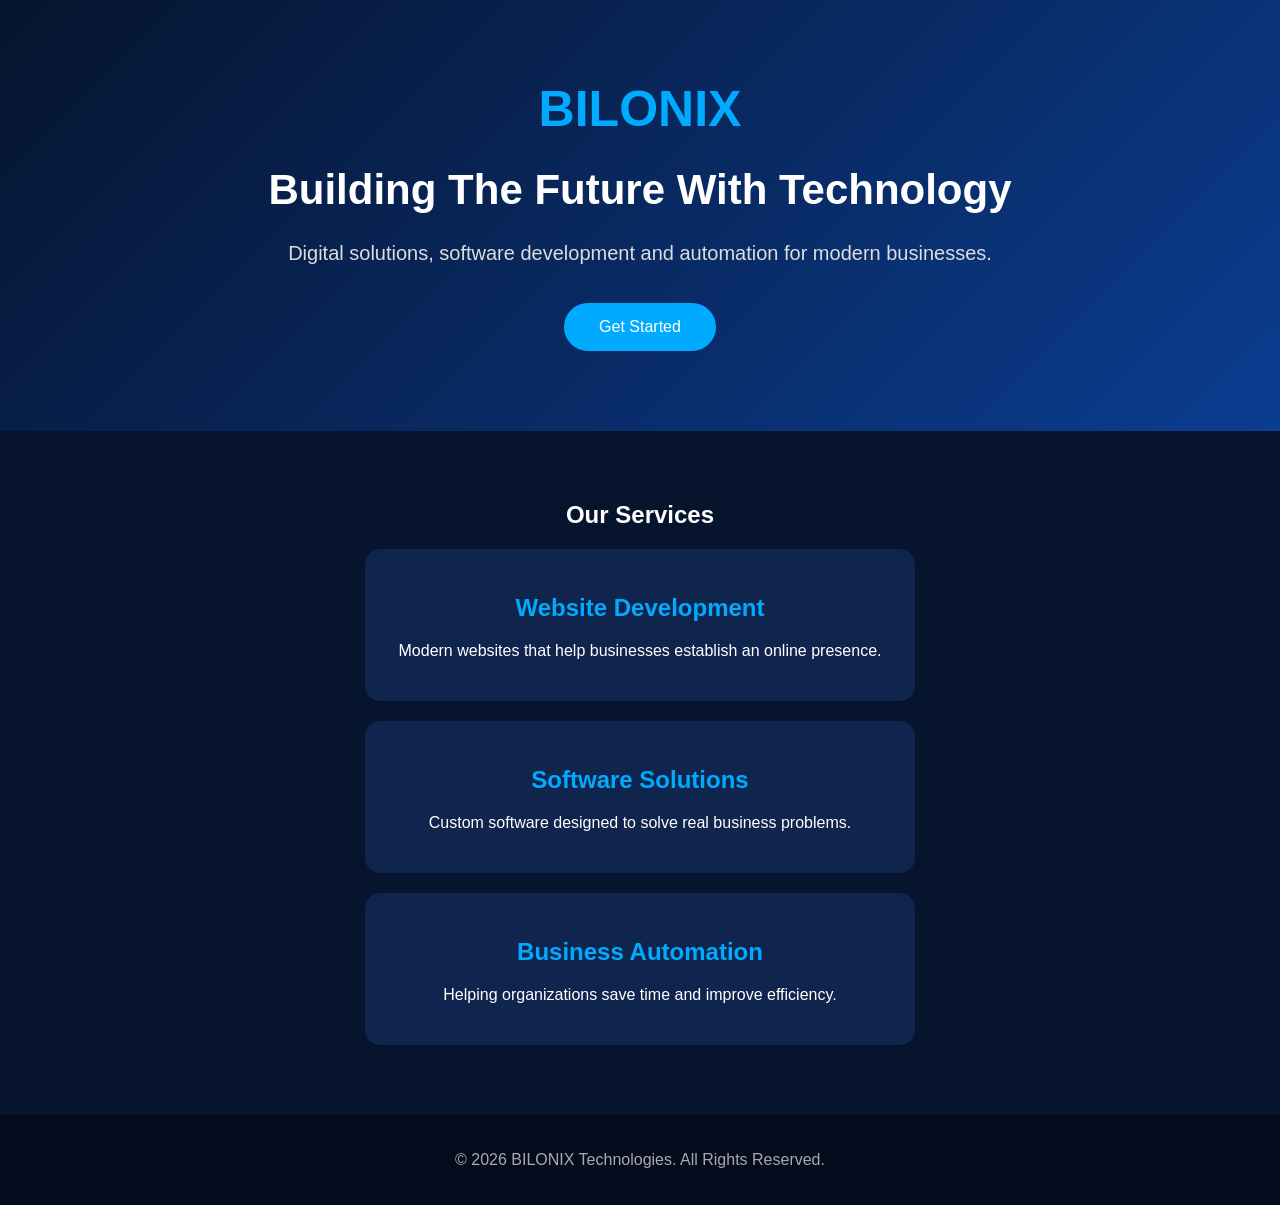
<file: Index.html>
<!DOCTYPE html>
<html>
<head>
<title>BILONIX Technologies</title>

<style>
body {
    margin: 0;
    font-family: Arial, sans-serif;
    background: #06142e;
    color: white;
}

header {
    padding: 80px 20px;
    text-align: center;
    background: linear-gradient(135deg, #06142e, #0b3d91);
}

.logo {
    font-size: 50px;
    font-weight: bold;
    color: #00aaff;
}

header h1 {
    font-size: 42px;
}

header p {
    font-size: 20px;
    color: #ddd;
}

button {
    background: #00aaff;
    color: white;
    border: none;
    padding: 15px 35px;
    border-radius: 30px;
    font-size: 16px;
}

section {
    padding: 50px 20px;
    text-align: center;
}

.card {
    background: #10254d;
    margin: 20px auto;
    padding: 25px;
    max-width: 500px;
    border-radius: 15px;
}

.card h2 {
    color: #00aaff;
}

footer {
    background: #030b1c;
    text-align: center;
    padding: 20px;
    color: #aaa;
}

</style>

</head>

<body>

<header>

<div class="logo">BILONIX</div>

<h1>Building The Future With Technology</h1>

<p>
Digital solutions, software development and automation for modern businesses.
</p>

<br>

<button>Get Started</button>

</header>


<section>

<h2>Our Services</h2>

<div class="card">
<h2>Website Development</h2>
<p>
Modern websites that help businesses establish an online presence.
</p>
</div>


<div class="card">
<h2>Software Solutions</h2>
<p>
Custom software designed to solve real business problems.
</p>
</div>


<div class="card">
<h2>Business Automation</h2>
<p>
Helping organizations save time and improve efficiency.
</p>
</div>


</section>


<footer>

<p>© 2026 BILONIX Technologies. All Rights Reserved.</p>

</footer>


</body>
  </html>
</file>
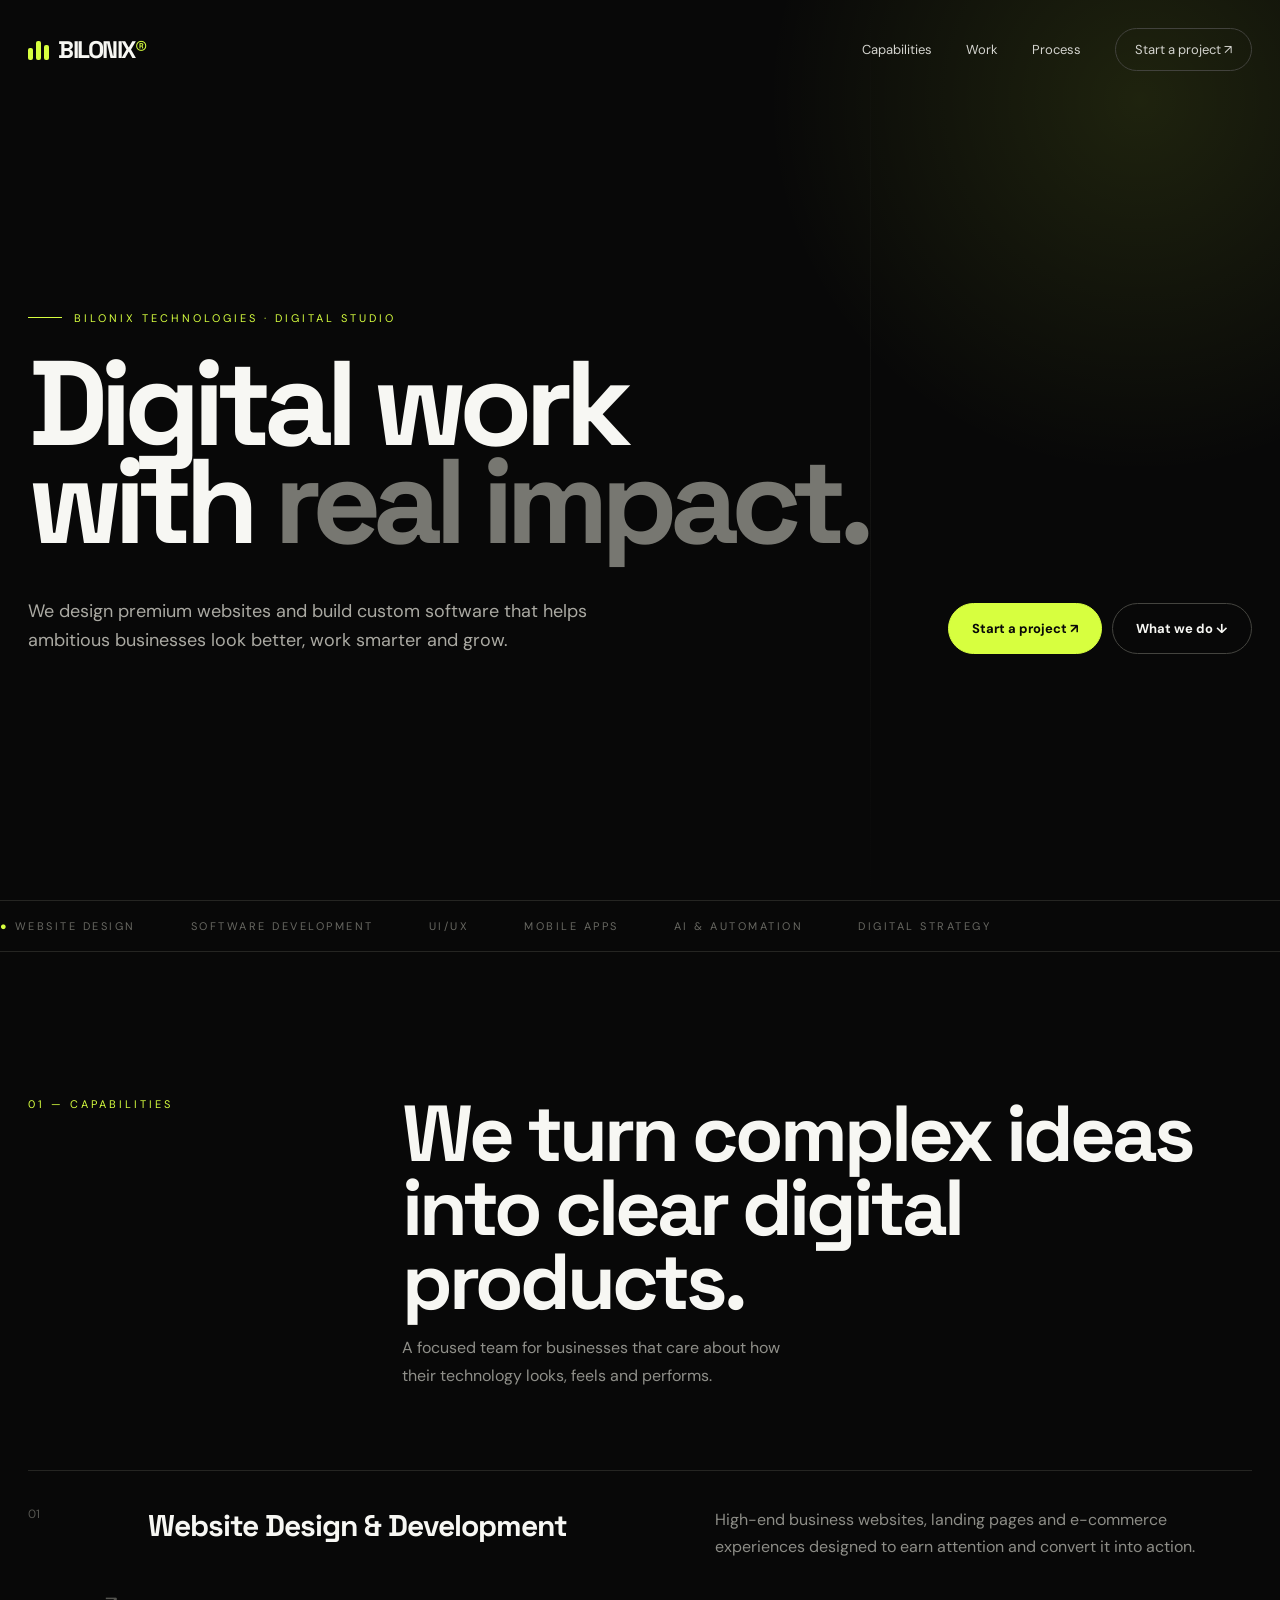
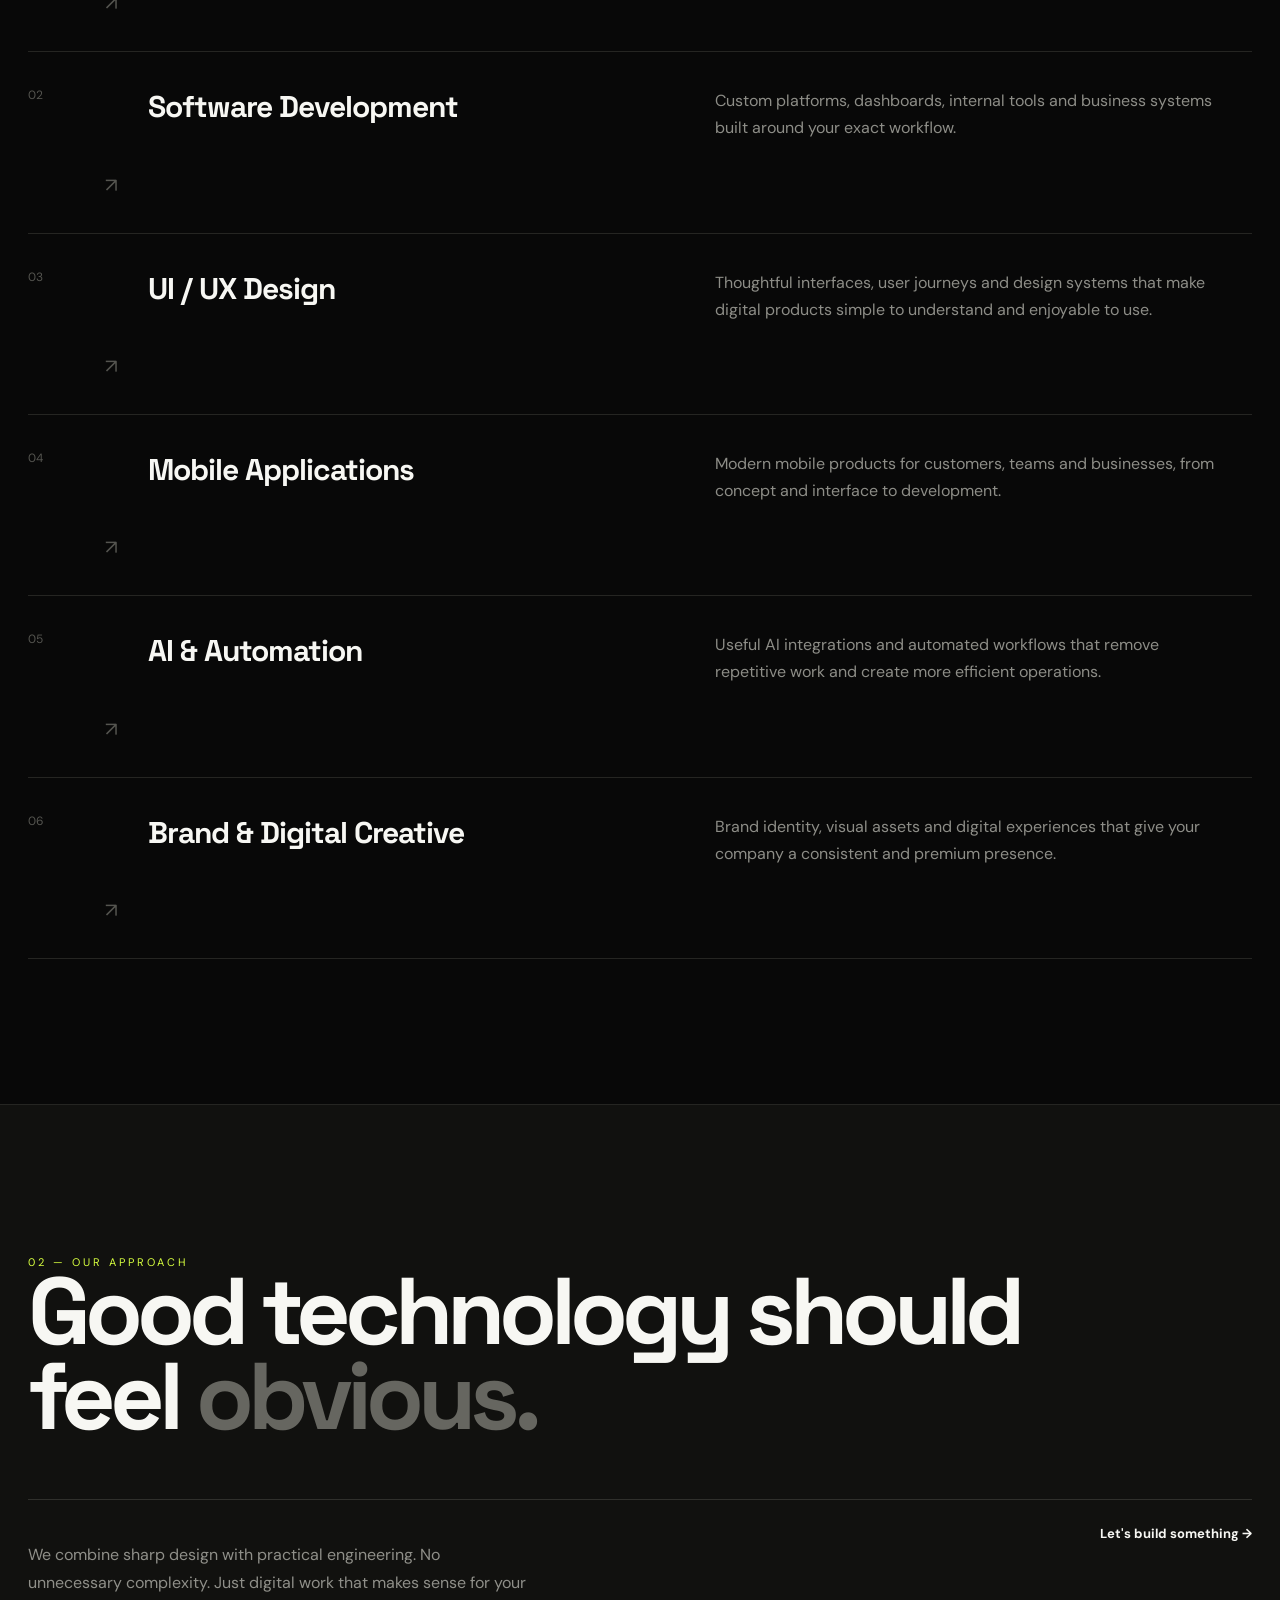
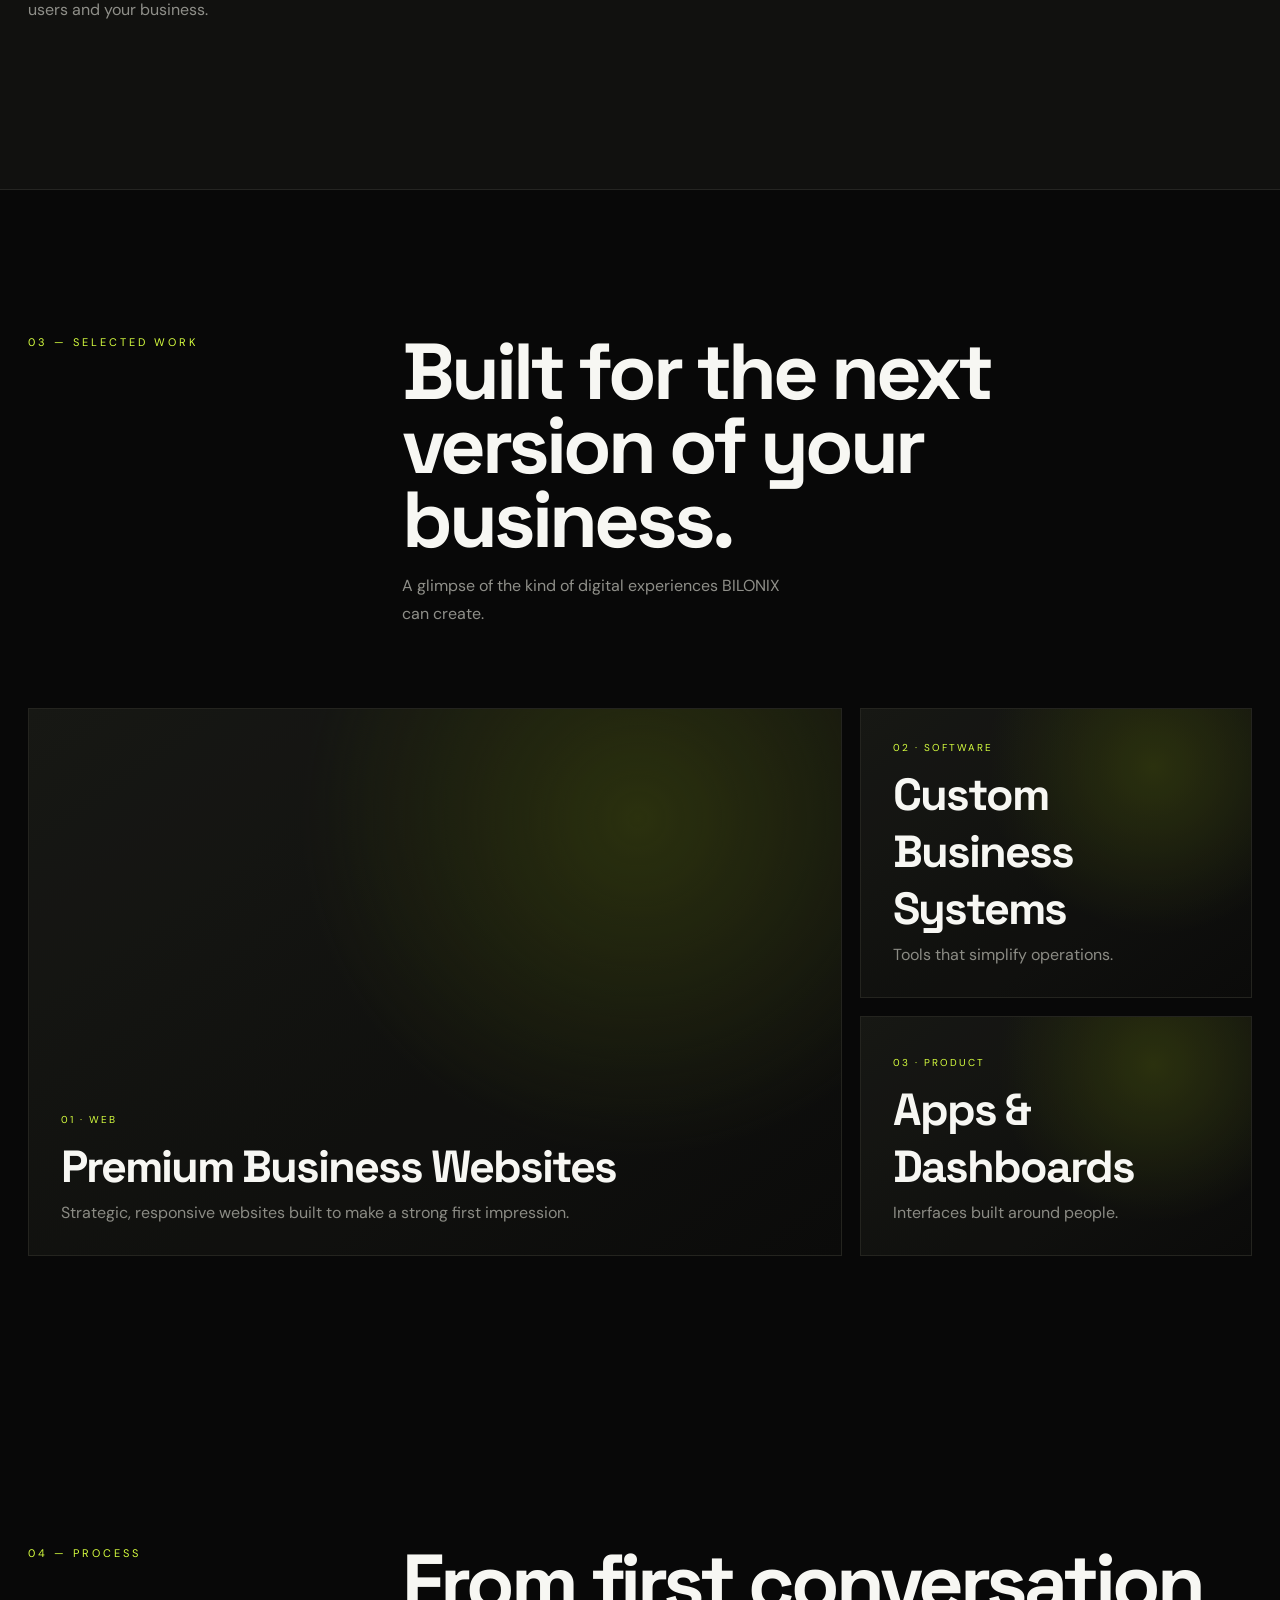
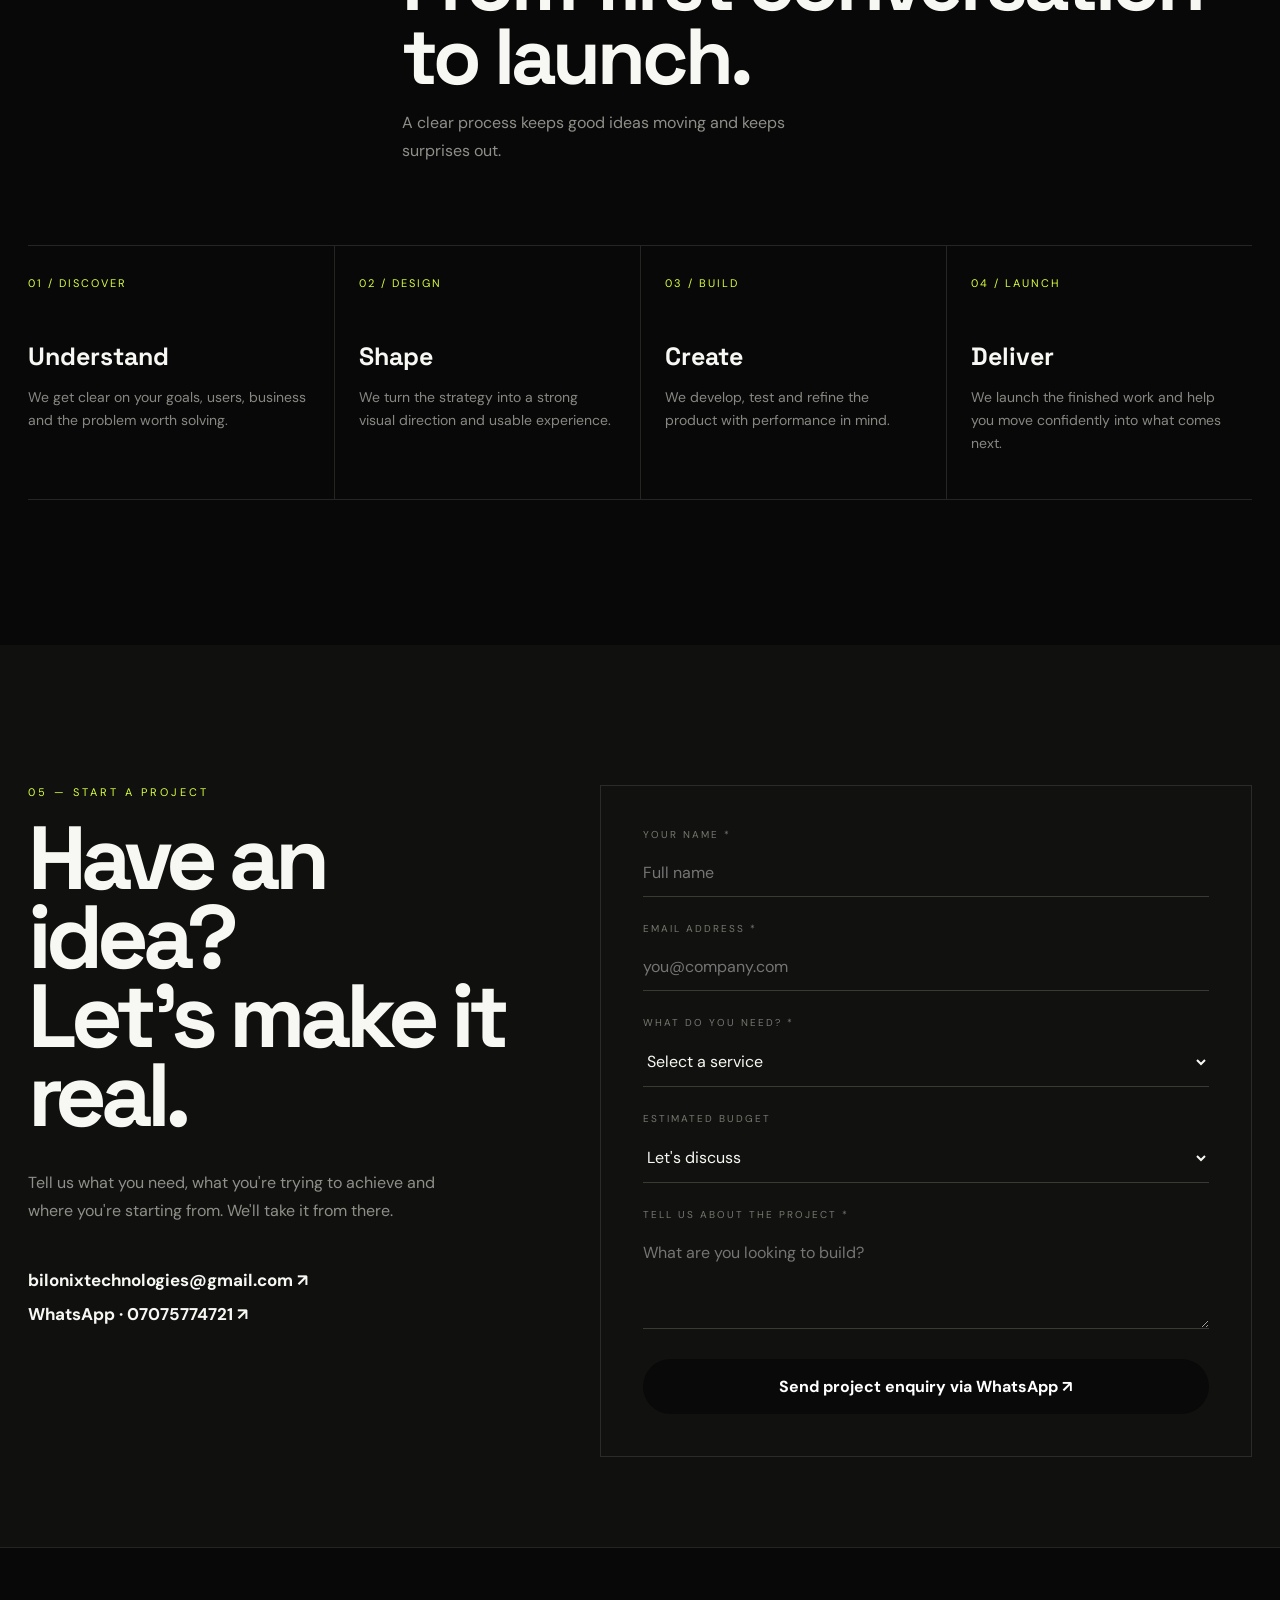
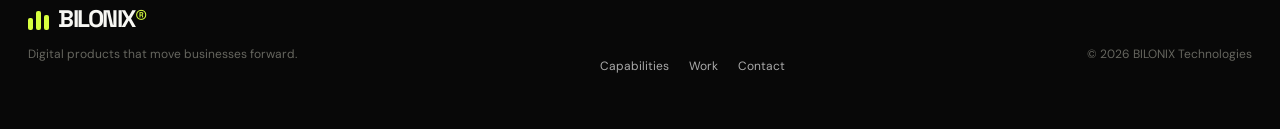
<file: index.html>
<!doctype html>
<html lang="en">
<head>
<meta charset="utf-8">
<meta name="viewport" content="width=device-width,initial-scale=1">
<meta name="description" content="BILONIX Technologies — premium websites, software and digital products.">
<title>BILONIX Technologies — Digital products that move businesses forward.</title>
<style>
@import url('https://fonts.googleapis.com/css2?family=DM+Sans:wght@400;500;600;700&family=Space+Grotesk:wght@500;600;700&display=swap');
:root{--black:#080808;--white:#f7f7f3;--gray:#a1a19b;--line:#252522;--lime:#d7ff3f;--soft:#11110f;--max:1280px}
*{box-sizing:border-box}html{scroll-behavior:smooth}body{margin:0;background:var(--black);color:var(--white);font-family:"DM Sans",sans-serif;overflow-x:hidden}a{color:inherit;text-decoration:none}button,input,textarea,select{font:inherit}
.container{width:min(var(--max),calc(100% - 56px));margin:auto}
.navbar{position:fixed;top:0;left:0;right:0;z-index:100;padding:20px 0;transition:.3s}.navbar.scrolled{background:rgba(8,8,8,.82);backdrop-filter:blur(18px);border-bottom:1px solid #20201d}.nav{height:58px;display:flex;align-items:center;justify-content:space-between}.brand{font-family:"Space Grotesk";font-weight:700;font-size:24px;letter-spacing:-1.5px}.brand i{color:var(--lime);font-style:normal}
.logo-mark{display:inline-flex;align-items:flex-end;gap:3px;height:22px;margin-right:9px;vertical-align:-3px}.logo-mark span{display:block;width:5px;background:var(--lime);border-radius:2px}.logo-mark span:nth-child(1){height:12px}.logo-mark span:nth-child(2){height:19px}.logo-mark span:nth-child(3){height:15px}.brand{display:flex;align-items:center}.brand>span:last-of-type{display:inline-block}
.links{display:flex;align-items:center;gap:34px;font-size:13px;color:#d4d4cf}.links a:hover{color:var(--lime)}.navbtn{padding:12px 19px;border:1px solid #42423d;border-radius:100px}.hamb{display:none;background:none;border:0;color:white;font-size:25px}
.hero{min-height:100vh;display:flex;align-items:flex-end;position:relative;padding:150px 0 85px;overflow:hidden}.hero:before{content:"";position:absolute;width:800px;height:800px;right:-260px;top:-300px;background:radial-gradient(circle,rgba(215,255,63,.11),transparent 66%);pointer-events:none}.hero:after{content:"";position:absolute;width:1px;height:100%;left:calc(50% + 230px);top:0;background:linear-gradient(transparent,#252522,transparent);opacity:.45}
.eyeline{display:flex;align-items:center;gap:12px;text-transform:uppercase;letter-spacing:3px;font-size:11px;color:var(--lime);margin-bottom:30px}.eyeline:before{content:"";width:34px;height:1px;background:var(--lime)}
.hero h1{font-family:"Space Grotesk";font-size:clamp(60px,9.4vw,142px);line-height:.82;letter-spacing:-8px;max-width:1180px;margin:0}.hero h1 span{color:#777771}.hero-copy{display:flex;justify-content:space-between;align-items:end;gap:40px;margin-top:45px}.hero-copy p{font-size:18px;line-height:1.6;color:#aaa9a2;max-width:570px;margin:0}.actions{display:flex;gap:10px;flex-shrink:0}.btn{display:inline-flex;align-items:center;justify-content:center;padding:16px 23px;border-radius:100px;border:1px solid #44443f;font-size:13px;font-weight:700;transition:.25s}.btn.primary{background:var(--lime);color:#080808;border-color:var(--lime)}.btn:hover{transform:translateY(-3px)}
.ticker{border-top:1px solid var(--line);border-bottom:1px solid var(--line);padding:18px 0;white-space:nowrap;overflow:hidden;color:#686862;text-transform:uppercase;font-size:11px;letter-spacing:2.5px}.ticker span{margin-right:55px}.ticker b{color:var(--lime);font-weight:500}
.section{padding:145px 0}.section-head{display:flex;justify-content:space-between;gap:50px;margin-bottom:65px}.label{font-size:11px;letter-spacing:3px;color:var(--lime);text-transform:uppercase}.section-title{font-family:"Space Grotesk";font-size:clamp(43px,6.2vw,86px);line-height:.93;letter-spacing:-4px;max-width:850px;margin:0}.section-intro{max-width:390px;color:#8f8f89;font-size:16px;line-height:1.7}
.services{border-top:1px solid var(--line)}.service{display:grid;grid-template-columns:90px 1fr 1fr;gap:30px;padding:35px 0;border-bottom:1px solid var(--line);align-items:start;transition:.3s}.service:hover{padding-left:15px;background:linear-gradient(90deg,rgba(215,255,63,.035),transparent)}.service-no{color:#555550;font-size:12px}.service h3{font-family:"Space Grotesk";font-size:30px;letter-spacing:-1px;margin:0}.service p{color:#8d8d87;line-height:1.7;max-width:500px;margin:0}.service .arrow{font-size:20px;text-align:right;color:#555550}.service:hover .arrow{color:var(--lime)}
.statement{background:#11110f;color:var(--white);padding:150px 0;border-top:1px solid var(--line);border-bottom:1px solid var(--line)}.statement h2{font-family:"Space Grotesk";color:var(--white);font-size:clamp(48px,7.4vw,105px);line-height:.9;letter-spacing:-6px;max-width:1050px;margin:0}.statement h2 em{font-style:normal;color:#666660}.statement-bottom{display:flex;justify-content:space-between;gap:40px;margin-top:60px;border-top:1px solid #30302c;padding-top:25px}.statement-bottom p{max-width:500px;color:#8f8f89;line-height:1.7}.mini-link{font-weight:700;font-size:13px}
.work-grid{display:grid;grid-template-columns:1.35fr .65fr;gap:18px}.project{min-height:500px;background:#10100e;border:1px solid #24241f;padding:32px;position:relative;display:flex;flex-direction:column;justify-content:flex-end;overflow:hidden}.project.small{min-height:240px}.project:before{content:"";position:absolute;inset:0;background:radial-gradient(circle at 75% 20%,#30370f,transparent 45%),linear-gradient(145deg,#191a16,#0b0b0a);opacity:.85;transition:.5s}.project:hover:before{transform:scale(1.06)}.project>*{position:relative}.project .tag{color:var(--lime);font-size:10px;letter-spacing:2px;text-transform:uppercase}.project h3{font-family:"Space Grotesk";font-size:45px;letter-spacing:-2px;margin:12px 0 7px}.project p{color:#8b8b84;margin:0;max-width:530px}.project-stack{display:grid;gap:18px}
.process{display:grid;grid-template-columns:repeat(4,1fr);border-top:1px solid var(--line)}.step{padding:30px 24px 30px 0;border-bottom:1px solid var(--line)}.step+ .step{padding-left:24px;border-left:1px solid var(--line)}.step-number{color:var(--lime);font-size:11px;letter-spacing:2px}.step h3{font-family:"Space Grotesk";font-size:25px;margin:50px 0 12px}.step p{color:#888883;line-height:1.65;font-size:14px}
.contact{background:#10100f;color:var(--white);padding:140px 0 90px}.contact .label{color:var(--lime)}.contact-layout{display:grid;grid-template-columns:.85fr 1.15fr;gap:90px}.contact h2{font-family:"Space Grotesk";color:var(--white);font-size:clamp(55px,7vw,100px);line-height:.88;letter-spacing:-6px;margin:20px 0 35px}.contact-lead{color:#8f8f89;max-width:430px;line-height:1.7}.contact-details{margin-top:45px;display:grid;gap:12px}.contact-details a{font-size:17px;font-weight:700;color:var(--white)}.form{background:#11110f;padding:42px;border:1px solid #2b2b27}.field{margin-bottom:25px}.field label{display:block;text-transform:uppercase;font-size:10px;letter-spacing:2px;color:#777770;margin-bottom:8px}.field input,.field select,.field textarea{width:100%;background:#11110f;border:0;border-bottom:1px solid #3a3a35;padding:13px 0;color:#f7f7f3;outline:0}.field textarea{height:100px;resize:vertical}.form button{width:100%;border:0;background:#090909;color:#fff;border-radius:100px;padding:17px;font-weight:700;cursor:pointer;transition:.2s}.form button:hover{background:#272722}
footer{padding:55px 0;border-top:1px solid #242421}.footer{display:flex;justify-content:space-between;gap:30px;align-items:end}.footer p{color:#66665f;font-size:12px}.footer-links{display:flex;gap:20px;font-size:12px;color:#aaa}.footer-links a:hover{color:var(--lime)}
.reveal{opacity:0;transform:translateY(25px);transition:opacity .7s,transform .7s}.reveal.show{opacity:1;transform:none}
@media(max-width:850px){.container{width:calc(100% - 32px)}.links{display:none}.hamb{display:block}.links.open{display:flex;position:absolute;top:78px;left:16px;right:16px;padding:25px;background:#0c0c0b;border:1px solid #292925;flex-direction:column;align-items:flex-start}.navbtn{display:none}.hero{padding-top:130px}.hero h1{letter-spacing:-5px}.hero-copy,.section-head,.contact-layout{display:block}.actions{margin-top:30px}.section-intro{margin-top:25px}.service{grid-template-columns:45px 1fr 30px}.service p{grid-column:2/4;margin-top:15px}.service h3{font-size:25px}.work-grid{grid-template-columns:1fr}.project{min-height:430px}.process{grid-template-columns:1fr 1fr}.step+ .step{padding-left:18px}.step:nth-child(3){padding-left:0;border-left:0}.contact-layout{display:grid;grid-template-columns:1fr;gap:50px}}
@media(max-width:550px){.hero h1{font-size:60px}.hero-copy p{font-size:16px}.actions{flex-direction:column}.btn{width:100%}.section{padding:95px 0}.statement{padding:95px 0}.statement h2,.contact h2{letter-spacing:-3px}.statement-bottom{display:block}.statement-bottom .mini-link{display:block;margin-top:20px}.process{grid-template-columns:1fr}.step+ .step{border-left:0;padding-left:0}.form{padding:25px}.contact{padding:95px 0 65px}.project h3{font-size:35px}}
</style>
</head>
<body>
<header class="navbar" id="navbar"><div class="container nav"><a class="brand" href="#top"><span class="logo-mark"><span></span><span></span><span></span></span><span>BILONIX</span><i>®</i></a><div class="links" id="links"><a href="#services">Capabilities</a><a href="#work">Work</a><a href="#process">Process</a><a class="navbtn" href="#contact">Start a project ↗</a></div><button class="hamb" onclick="document.getElementById('links').classList.toggle('open')">☰</button></div></header>

<main id="top">
<section class="hero"><div class="container">
<div class="eyeline">BILONIX Technologies · Digital studio</div>
<h1>Digital work<br>with <span>real impact.</span></h1>
<div class="hero-copy"><p>We design premium websites and build custom software that helps ambitious businesses look better, work smarter and grow.</p><div class="actions"><a class="btn primary" href="#contact">Start a project ↗</a><a class="btn" href="#services">What we do ↓</a></div></div>
</div></section>
<div class="ticker"><span><b>●</b> Website Design</span><span>Software Development</span><span>UI/UX</span><span>Mobile Apps</span><span>AI & Automation</span><span>Digital Strategy</span></div>

<section class="section" id="services"><div class="container">
<div class="section-head reveal"><div class="label">01 — Capabilities</div><div><h2 class="section-title">We turn complex ideas into clear digital products.</h2><p class="section-intro">A focused team for businesses that care about how their technology looks, feels and performs.</p></div></div>
<div class="services reveal">
<div class="service"><div class="service-no">01</div><h3>Website Design & Development</h3><p>High-end business websites, landing pages and e-commerce experiences designed to earn attention and convert it into action.</p><div class="arrow">↗</div></div>
<div class="service"><div class="service-no">02</div><h3>Software Development</h3><p>Custom platforms, dashboards, internal tools and business systems built around your exact workflow.</p><div class="arrow">↗</div></div>
<div class="service"><div class="service-no">03</div><h3>UI / UX Design</h3><p>Thoughtful interfaces, user journeys and design systems that make digital products simple to understand and enjoyable to use.</p><div class="arrow">↗</div></div>
<div class="service"><div class="service-no">04</div><h3>Mobile Applications</h3><p>Modern mobile products for customers, teams and businesses, from concept and interface to development.</p><div class="arrow">↗</div></div>
<div class="service"><div class="service-no">05</div><h3>AI & Automation</h3><p>Useful AI integrations and automated workflows that remove repetitive work and create more efficient operations.</p><div class="arrow">↗</div></div>
<div class="service"><div class="service-no">06</div><h3>Brand & Digital Creative</h3><p>Brand identity, visual assets and digital experiences that give your company a consistent and premium presence.</p><div class="arrow">↗</div></div>
</div></div></section>

<section class="statement"><div class="container reveal"><div class="label">02 — Our approach</div><h2>Good technology should feel <em>obvious.</em></h2><div class="statement-bottom"><p>We combine sharp design with practical engineering. No unnecessary complexity. Just digital work that makes sense for your users and your business.</p><a class="mini-link" href="#contact">Let's build something →</a></div></div></section>

<section class="section" id="work"><div class="container">
<div class="section-head reveal"><div class="label">03 — Selected work</div><div><h2 class="section-title">Built for the next version of your business.</h2><p class="section-intro">A glimpse of the kind of digital experiences BILONIX can create.</p></div></div>
<div class="work-grid reveal"><article class="project"><div class="tag">01 · Web</div><h3>Premium Business Websites</h3><p>Strategic, responsive websites built to make a strong first impression.</p></article><div class="project-stack"><article class="project small"><div class="tag">02 · Software</div><h3>Custom Business Systems</h3><p>Tools that simplify operations.</p></article><article class="project small"><div class="tag">03 · Product</div><h3>Apps & Dashboards</h3><p>Interfaces built around people.</p></article></div></div>
</div></section>

<section class="section" id="process"><div class="container">
<div class="section-head reveal"><div class="label">04 — Process</div><div><h2 class="section-title">From first conversation to launch.</h2><p class="section-intro">A clear process keeps good ideas moving and keeps surprises out.</p></div></div>
<div class="process reveal"><div class="step"><div class="step-number">01 / DISCOVER</div><h3>Understand</h3><p>We get clear on your goals, users, business and the problem worth solving.</p></div><div class="step"><div class="step-number">02 / DESIGN</div><h3>Shape</h3><p>We turn the strategy into a strong visual direction and usable experience.</p></div><div class="step"><div class="step-number">03 / BUILD</div><h3>Create</h3><p>We develop, test and refine the product with performance in mind.</p></div><div class="step"><div class="step-number">04 / LAUNCH</div><h3>Deliver</h3><p>We launch the finished work and help you move confidently into what comes next.</p></div></div>
</div></section>

<section class="contact" id="contact"><div class="container">
<div class="contact-layout reveal"><div><div class="label">05 — Start a project</div><h2>Have an idea?<br>Let's make it real.</h2><p class="contact-lead">Tell us what you need, what you're trying to achieve and where you're starting from. We'll take it from there.</p><div class="contact-details"><a href="mailto:bilonixtechnologies@gmail.com">bilonixtechnologies@gmail.com ↗</a><a href="https://wa.me/2347075774721" target="_blank" rel="noopener">WhatsApp · 07075774721 ↗</a></div></div>
<form class="form" onsubmit="sendWA(event)">
<div class="field"><label>Your name *</label><input id="name" required placeholder="Full name"></div>
<div class="field"><label>Email address *</label><input id="email" type="email" required placeholder="you@company.com"></div>
<div class="field"><label>What do you need? *</label><select id="service" required><option value="">Select a service</option><option>Website Design & Development</option><option>Software Development</option><option>UI / UX Design</option><option>Mobile Application</option><option>AI & Automation</option><option>Brand & Digital Creative</option><option>Something else</option></select></div>
<div class="field"><label>Estimated budget</label><select id="budget"><option>Let's discuss</option><option>₦100k – ₦500k</option><option>₦500k – ₦1m</option><option>₦1m – ₦3m</option><option>₦3m+</option></select></div>
<div class="field"><label>Tell us about the project *</label><textarea id="message" required placeholder="What are you looking to build?"></textarea></div>
<button type="submit">Send project enquiry via WhatsApp ↗</button>
</form></div></div></section>
</main>

<footer><div class="container footer"><div><div class="brand"><span class="logo-mark"><span></span><span></span><span></span></span><span>BILONIX</span><i>®</i></div><p>Digital products that move businesses forward.</p></div><div class="footer-links"><a href="#services">Capabilities</a><a href="#work">Work</a><a href="#contact">Contact</a></div><p>© <span id="year"></span> BILONIX Technologies</p></div></footer>
<script>
const nav=document.getElementById('navbar');addEventListener('scroll',()=>nav.classList.toggle('scrolled',scrollY>30));
document.getElementById('year').textContent=new Date().getFullYear();
const io=new IntersectionObserver(es=>es.forEach(e=>e.isIntersecting&&e.target.classList.add('show')),{threshold:.1});document.querySelectorAll('.reveal').forEach(e=>io.observe(e));
function sendWA(ev){ev.preventDefault();let n=document.getElementById('name').value,e=document.getElementById('email').value,s=document.getElementById('service').value,b=document.getElementById('budget').value,m=document.getElementById('message').value;let t=`Hello BILONIX Technologies,%0A%0AName: ${encodeURIComponent(n)}%0AEmail: ${encodeURIComponent(e)}%0AService: ${encodeURIComponent(s)}%0ABudget: ${encodeURIComponent(b)}%0AProject: ${encodeURIComponent(m)}`;window.open('https://wa.me/2347075774721?text='+t,'_blank')}
document.querySelectorAll('.links a').forEach(a=>a.onclick=()=>document.getElementById('links').classList.remove('open'));
</script>
</body>
</html>
</file>
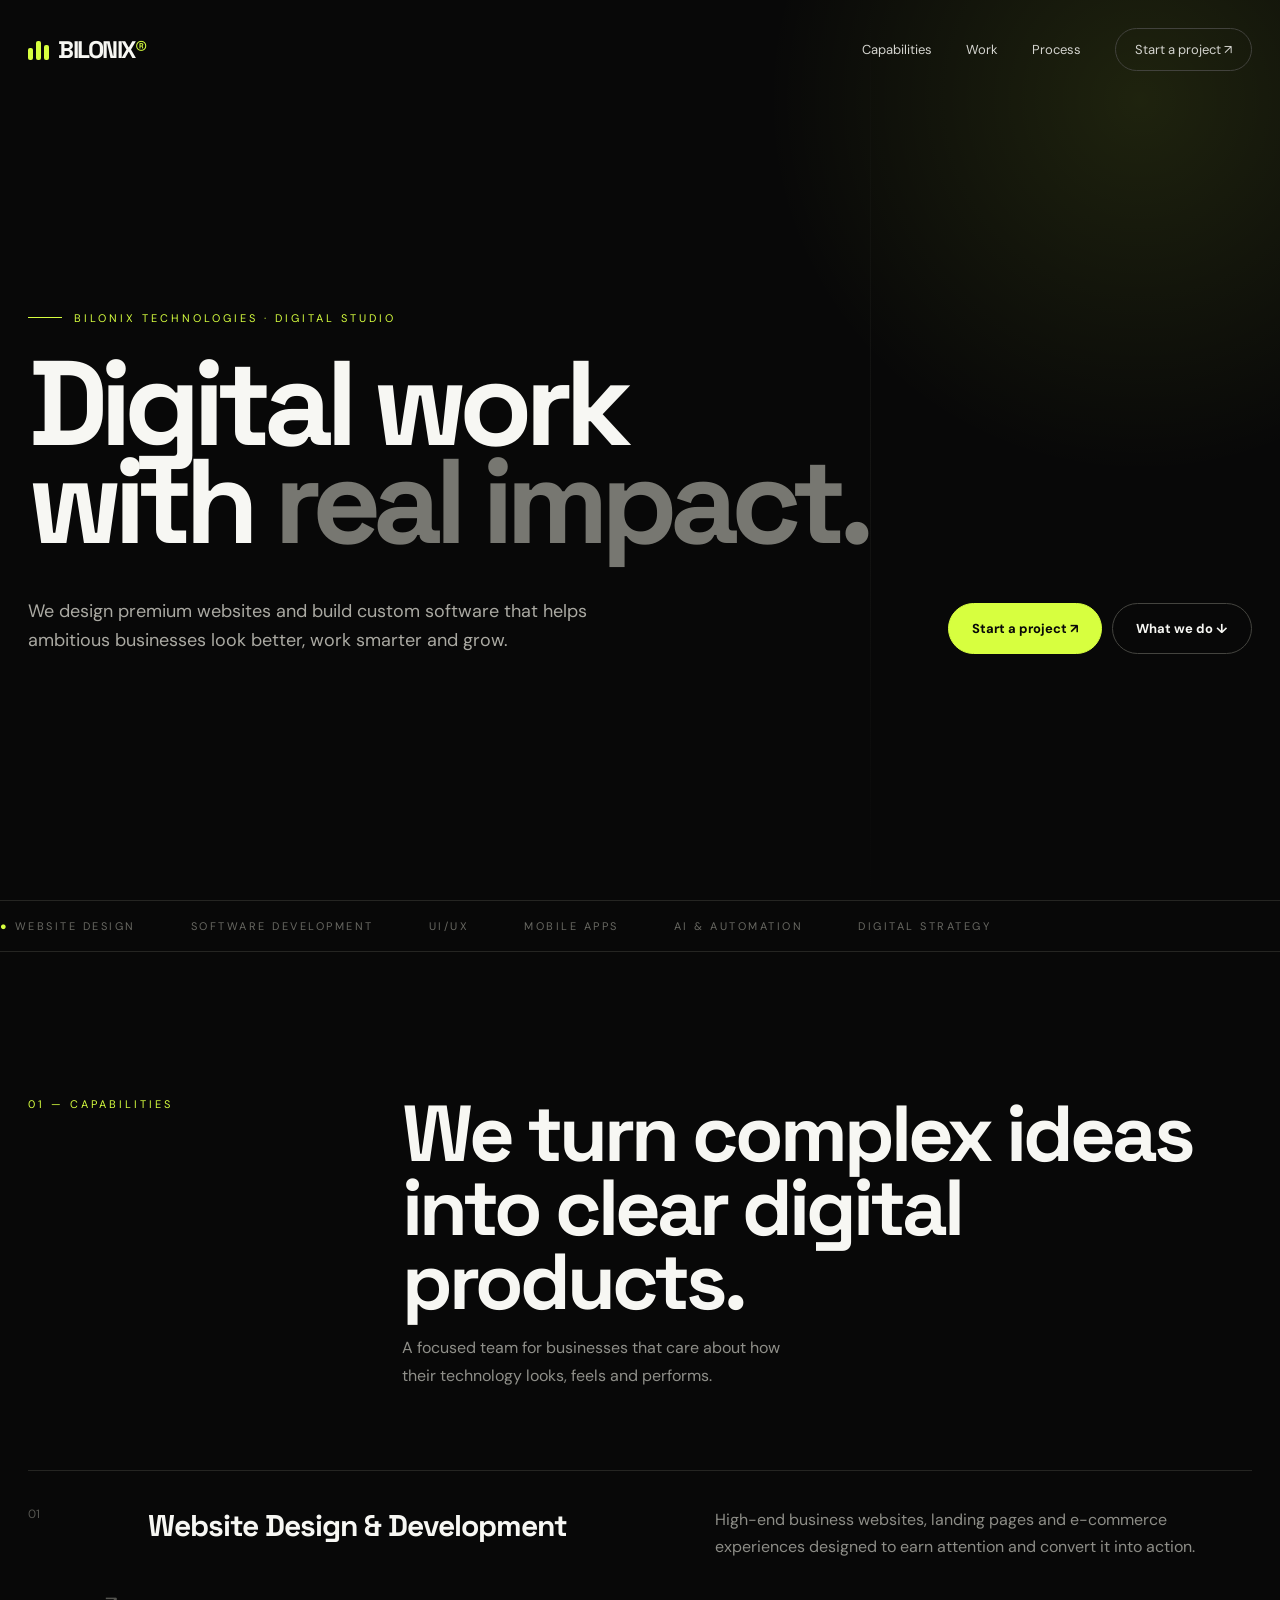
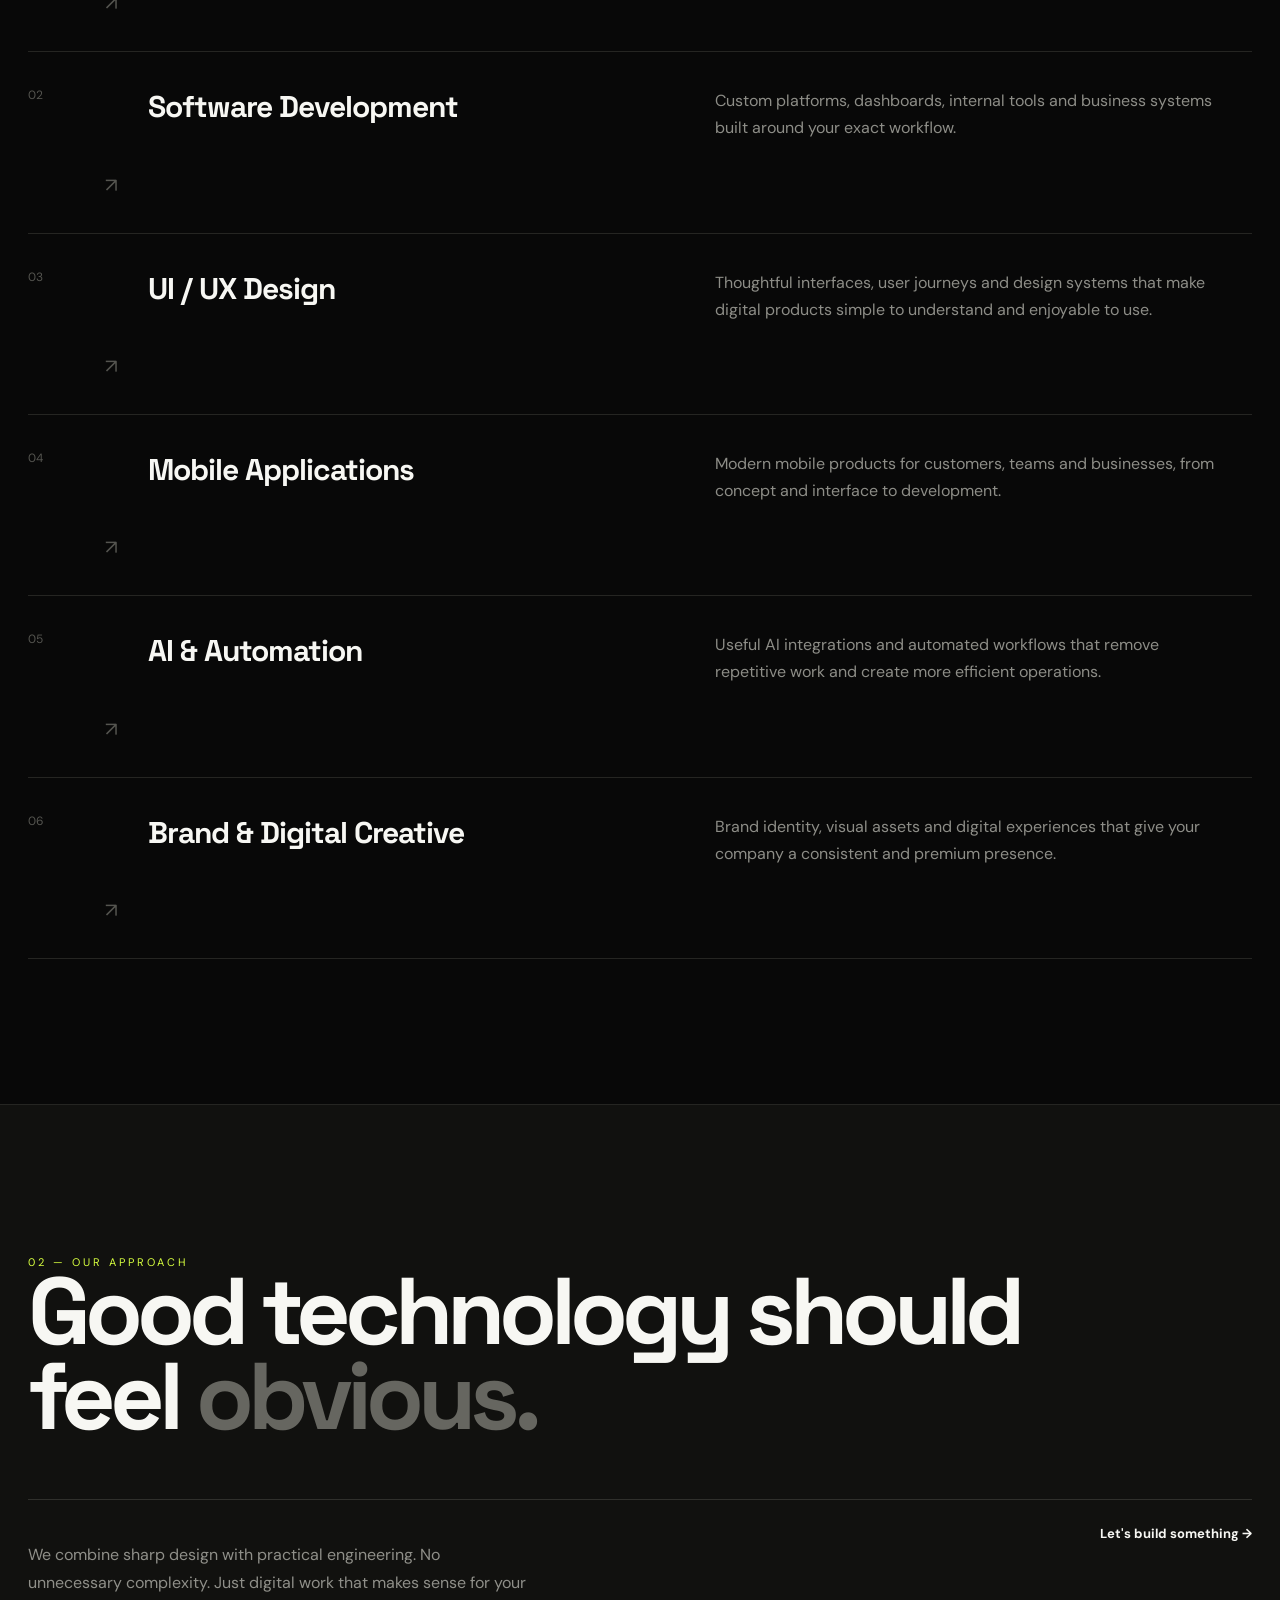
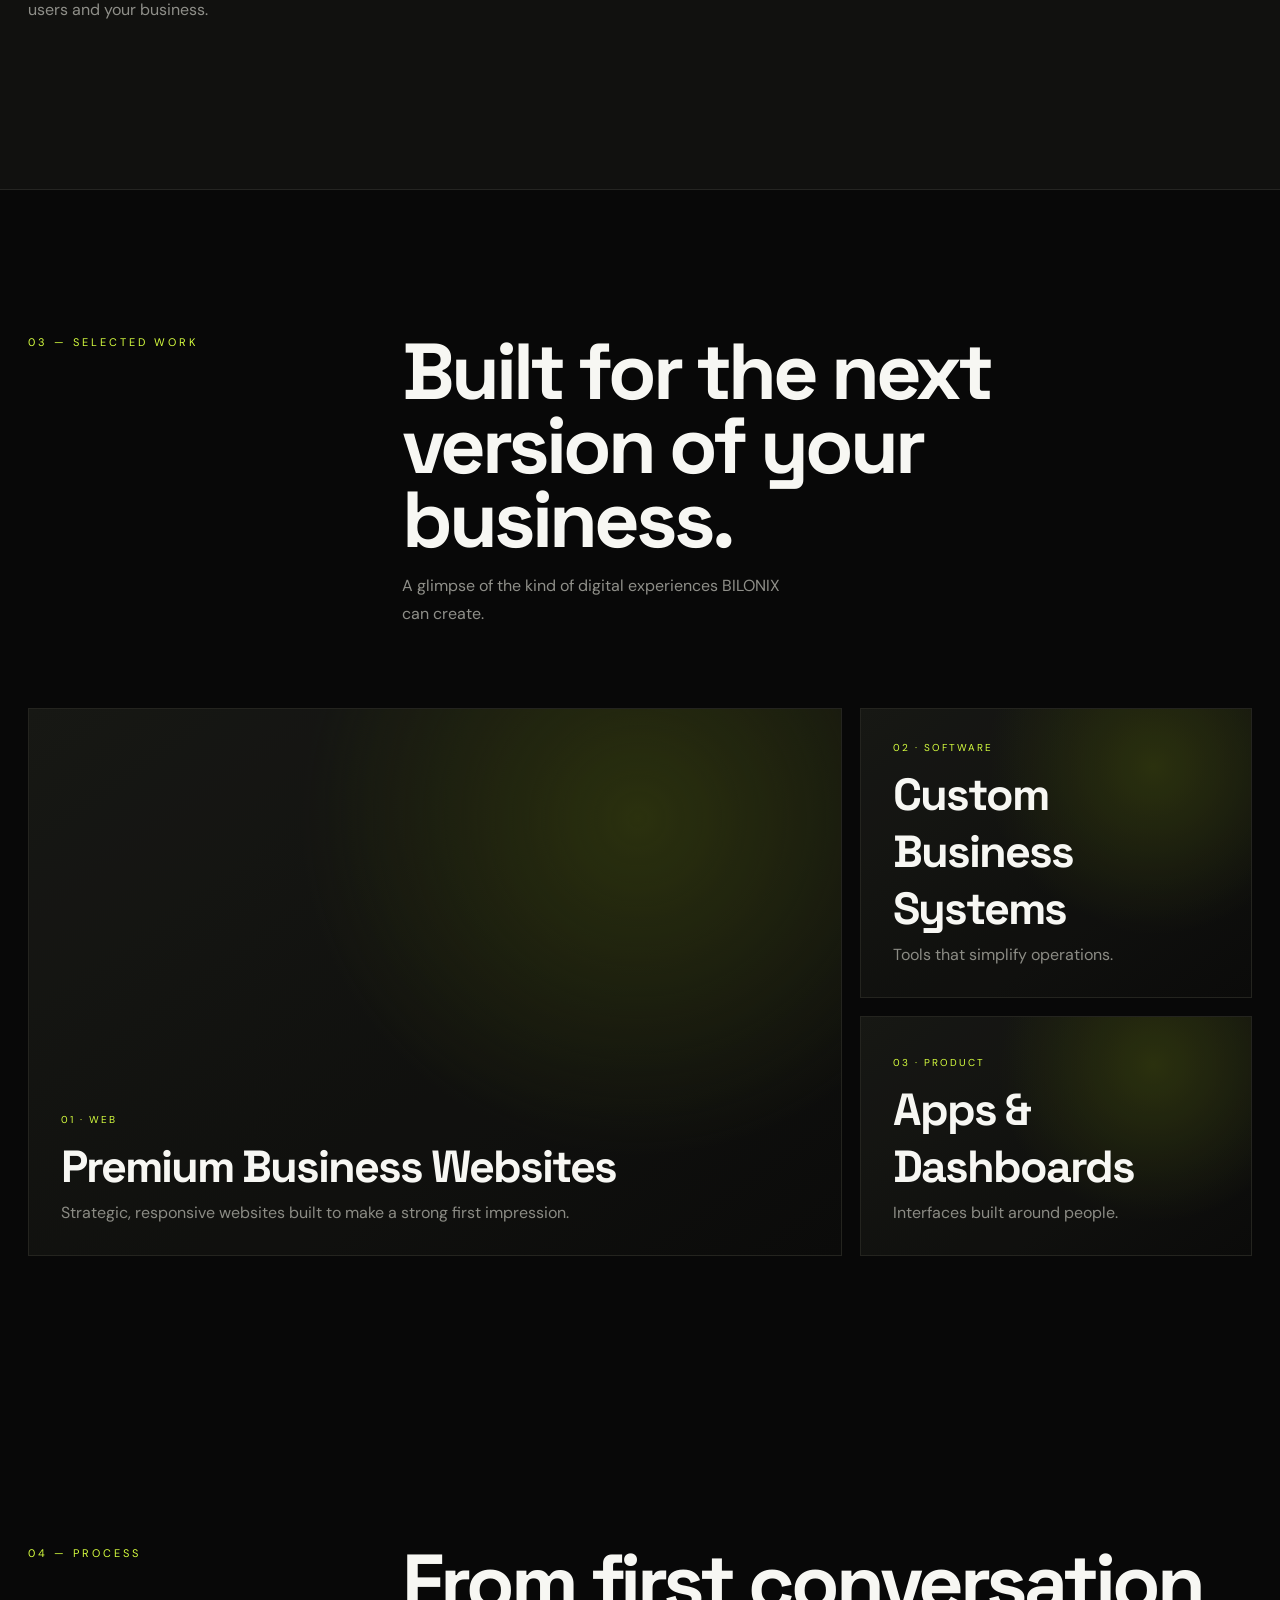
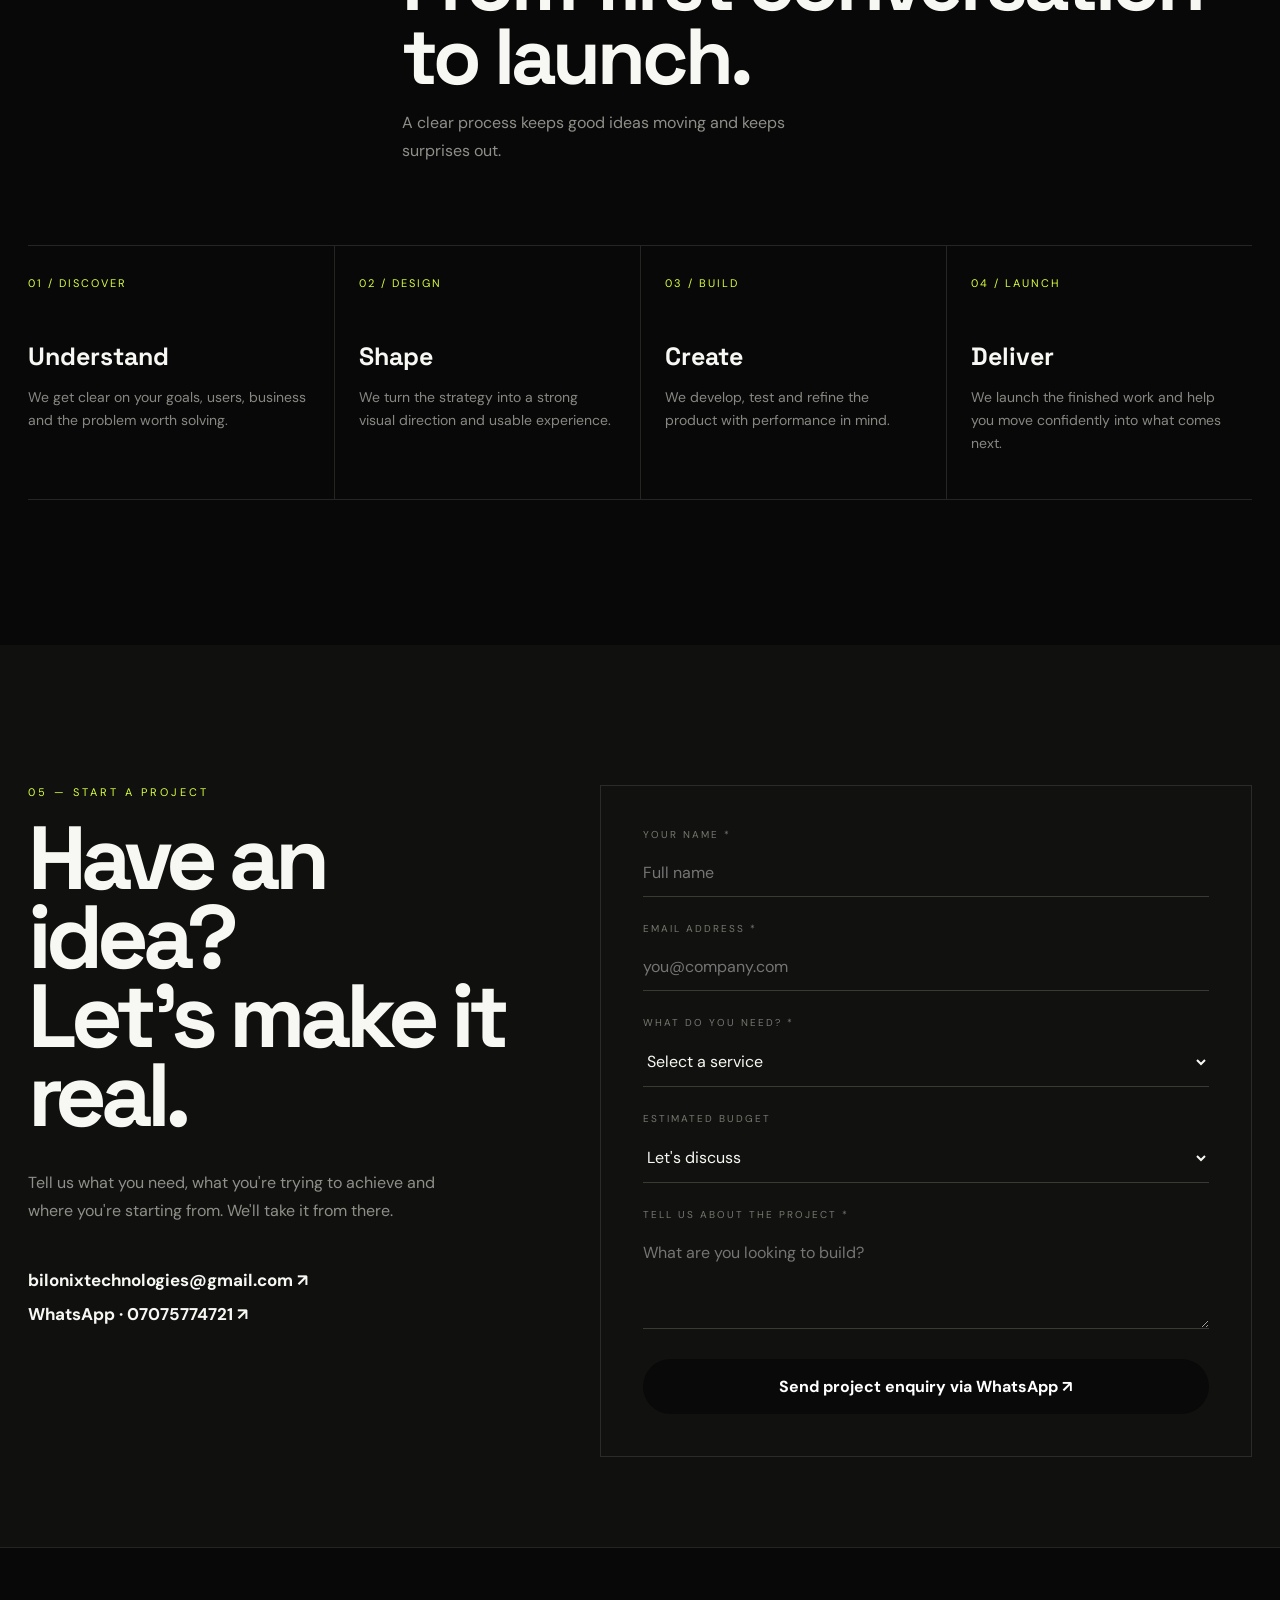
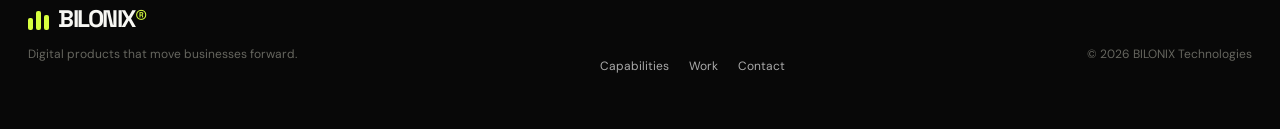
<file: bilonix_premium_master.html>
<!doctype html>
<html lang="en">
<head>
<meta charset="utf-8">
<meta name="viewport" content="width=device-width,initial-scale=1">
<meta name="description" content="BILONIX Technologies — premium websites, software and digital products.">
<title>BILONIX Technologies — Digital products that move businesses forward.</title>
<style>
@import url('https://fonts.googleapis.com/css2?family=DM+Sans:wght@400;500;600;700&family=Space+Grotesk:wght@500;600;700&display=swap');
:root{--black:#080808;--white:#f7f7f3;--gray:#a1a19b;--line:#252522;--lime:#d7ff3f;--soft:#11110f;--max:1280px}
*{box-sizing:border-box}html{scroll-behavior:smooth}body{margin:0;background:var(--black);color:var(--white);font-family:"DM Sans",sans-serif;overflow-x:hidden}a{color:inherit;text-decoration:none}button,input,textarea,select{font:inherit}
.container{width:min(var(--max),calc(100% - 56px));margin:auto}
.navbar{position:fixed;top:0;left:0;right:0;z-index:100;padding:20px 0;transition:.3s}.navbar.scrolled{background:rgba(8,8,8,.82);backdrop-filter:blur(18px);border-bottom:1px solid #20201d}.nav{height:58px;display:flex;align-items:center;justify-content:space-between}.brand{font-family:"Space Grotesk";font-weight:700;font-size:24px;letter-spacing:-1.5px}.brand i{color:var(--lime);font-style:normal}
.logo-mark{display:inline-flex;align-items:flex-end;gap:3px;height:22px;margin-right:9px;vertical-align:-3px}.logo-mark span{display:block;width:5px;background:var(--lime);border-radius:2px}.logo-mark span:nth-child(1){height:12px}.logo-mark span:nth-child(2){height:19px}.logo-mark span:nth-child(3){height:15px}.brand{display:flex;align-items:center}.brand>span:last-of-type{display:inline-block}
.links{display:flex;align-items:center;gap:34px;font-size:13px;color:#d4d4cf}.links a:hover{color:var(--lime)}.navbtn{padding:12px 19px;border:1px solid #42423d;border-radius:100px}.hamb{display:none;background:none;border:0;color:white;font-size:25px}
.hero{min-height:100vh;display:flex;align-items:flex-end;position:relative;padding:150px 0 85px;overflow:hidden}.hero:before{content:"";position:absolute;width:800px;height:800px;right:-260px;top:-300px;background:radial-gradient(circle,rgba(215,255,63,.11),transparent 66%);pointer-events:none}.hero:after{content:"";position:absolute;width:1px;height:100%;left:calc(50% + 230px);top:0;background:linear-gradient(transparent,#252522,transparent);opacity:.45}
.eyeline{display:flex;align-items:center;gap:12px;text-transform:uppercase;letter-spacing:3px;font-size:11px;color:var(--lime);margin-bottom:30px}.eyeline:before{content:"";width:34px;height:1px;background:var(--lime)}
.hero h1{font-family:"Space Grotesk";font-size:clamp(60px,9.4vw,142px);line-height:.82;letter-spacing:-8px;max-width:1180px;margin:0}.hero h1 span{color:#777771}.hero-copy{display:flex;justify-content:space-between;align-items:end;gap:40px;margin-top:45px}.hero-copy p{font-size:18px;line-height:1.6;color:#aaa9a2;max-width:570px;margin:0}.actions{display:flex;gap:10px;flex-shrink:0}.btn{display:inline-flex;align-items:center;justify-content:center;padding:16px 23px;border-radius:100px;border:1px solid #44443f;font-size:13px;font-weight:700;transition:.25s}.btn.primary{background:var(--lime);color:#080808;border-color:var(--lime)}.btn:hover{transform:translateY(-3px)}
.ticker{border-top:1px solid var(--line);border-bottom:1px solid var(--line);padding:18px 0;white-space:nowrap;overflow:hidden;color:#686862;text-transform:uppercase;font-size:11px;letter-spacing:2.5px}.ticker span{margin-right:55px}.ticker b{color:var(--lime);font-weight:500}
.section{padding:145px 0}.section-head{display:flex;justify-content:space-between;gap:50px;margin-bottom:65px}.label{font-size:11px;letter-spacing:3px;color:var(--lime);text-transform:uppercase}.section-title{font-family:"Space Grotesk";font-size:clamp(43px,6.2vw,86px);line-height:.93;letter-spacing:-4px;max-width:850px;margin:0}.section-intro{max-width:390px;color:#8f8f89;font-size:16px;line-height:1.7}
.services{border-top:1px solid var(--line)}.service{display:grid;grid-template-columns:90px 1fr 1fr;gap:30px;padding:35px 0;border-bottom:1px solid var(--line);align-items:start;transition:.3s}.service:hover{padding-left:15px;background:linear-gradient(90deg,rgba(215,255,63,.035),transparent)}.service-no{color:#555550;font-size:12px}.service h3{font-family:"Space Grotesk";font-size:30px;letter-spacing:-1px;margin:0}.service p{color:#8d8d87;line-height:1.7;max-width:500px;margin:0}.service .arrow{font-size:20px;text-align:right;color:#555550}.service:hover .arrow{color:var(--lime)}
.statement{background:#11110f;color:var(--white);padding:150px 0;border-top:1px solid var(--line);border-bottom:1px solid var(--line)}.statement h2{font-family:"Space Grotesk";color:var(--white);font-size:clamp(48px,7.4vw,105px);line-height:.9;letter-spacing:-6px;max-width:1050px;margin:0}.statement h2 em{font-style:normal;color:#666660}.statement-bottom{display:flex;justify-content:space-between;gap:40px;margin-top:60px;border-top:1px solid #30302c;padding-top:25px}.statement-bottom p{max-width:500px;color:#8f8f89;line-height:1.7}.mini-link{font-weight:700;font-size:13px}
.work-grid{display:grid;grid-template-columns:1.35fr .65fr;gap:18px}.project{min-height:500px;background:#10100e;border:1px solid #24241f;padding:32px;position:relative;display:flex;flex-direction:column;justify-content:flex-end;overflow:hidden}.project.small{min-height:240px}.project:before{content:"";position:absolute;inset:0;background:radial-gradient(circle at 75% 20%,#30370f,transparent 45%),linear-gradient(145deg,#191a16,#0b0b0a);opacity:.85;transition:.5s}.project:hover:before{transform:scale(1.06)}.project>*{position:relative}.project .tag{color:var(--lime);font-size:10px;letter-spacing:2px;text-transform:uppercase}.project h3{font-family:"Space Grotesk";font-size:45px;letter-spacing:-2px;margin:12px 0 7px}.project p{color:#8b8b84;margin:0;max-width:530px}.project-stack{display:grid;gap:18px}
.process{display:grid;grid-template-columns:repeat(4,1fr);border-top:1px solid var(--line)}.step{padding:30px 24px 30px 0;border-bottom:1px solid var(--line)}.step+ .step{padding-left:24px;border-left:1px solid var(--line)}.step-number{color:var(--lime);font-size:11px;letter-spacing:2px}.step h3{font-family:"Space Grotesk";font-size:25px;margin:50px 0 12px}.step p{color:#888883;line-height:1.65;font-size:14px}
.contact{background:#10100f;color:var(--white);padding:140px 0 90px}.contact .label{color:var(--lime)}.contact-layout{display:grid;grid-template-columns:.85fr 1.15fr;gap:90px}.contact h2{font-family:"Space Grotesk";color:var(--white);font-size:clamp(55px,7vw,100px);line-height:.88;letter-spacing:-6px;margin:20px 0 35px}.contact-lead{color:#8f8f89;max-width:430px;line-height:1.7}.contact-details{margin-top:45px;display:grid;gap:12px}.contact-details a{font-size:17px;font-weight:700;color:var(--white)}.form{background:#11110f;padding:42px;border:1px solid #2b2b27}.field{margin-bottom:25px}.field label{display:block;text-transform:uppercase;font-size:10px;letter-spacing:2px;color:#777770;margin-bottom:8px}.field input,.field select,.field textarea{width:100%;background:#11110f;border:0;border-bottom:1px solid #3a3a35;padding:13px 0;color:#f7f7f3;outline:0}.field textarea{height:100px;resize:vertical}.form button{width:100%;border:0;background:#090909;color:#fff;border-radius:100px;padding:17px;font-weight:700;cursor:pointer;transition:.2s}.form button:hover{background:#272722}
footer{padding:55px 0;border-top:1px solid #242421}.footer{display:flex;justify-content:space-between;gap:30px;align-items:end}.footer p{color:#66665f;font-size:12px}.footer-links{display:flex;gap:20px;font-size:12px;color:#aaa}.footer-links a:hover{color:var(--lime)}
.reveal{opacity:0;transform:translateY(25px);transition:opacity .7s,transform .7s}.reveal.show{opacity:1;transform:none}
@media(max-width:850px){.container{width:calc(100% - 32px)}.links{display:none}.hamb{display:block}.links.open{display:flex;position:absolute;top:78px;left:16px;right:16px;padding:25px;background:#0c0c0b;border:1px solid #292925;flex-direction:column;align-items:flex-start}.navbtn{display:none}.hero{padding-top:130px}.hero h1{letter-spacing:-5px}.hero-copy,.section-head,.contact-layout{display:block}.actions{margin-top:30px}.section-intro{margin-top:25px}.service{grid-template-columns:45px 1fr 30px}.service p{grid-column:2/4;margin-top:15px}.service h3{font-size:25px}.work-grid{grid-template-columns:1fr}.project{min-height:430px}.process{grid-template-columns:1fr 1fr}.step+ .step{padding-left:18px}.step:nth-child(3){padding-left:0;border-left:0}.contact-layout{display:grid;grid-template-columns:1fr;gap:50px}}
@media(max-width:550px){.hero h1{font-size:60px}.hero-copy p{font-size:16px}.actions{flex-direction:column}.btn{width:100%}.section{padding:95px 0}.statement{padding:95px 0}.statement h2,.contact h2{letter-spacing:-3px}.statement-bottom{display:block}.statement-bottom .mini-link{display:block;margin-top:20px}.process{grid-template-columns:1fr}.step+ .step{border-left:0;padding-left:0}.form{padding:25px}.contact{padding:95px 0 65px}.project h3{font-size:35px}}
</style>
</head>
<body>
<header class="navbar" id="navbar"><div class="container nav"><a class="brand" href="#top"><span class="logo-mark"><span></span><span></span><span></span></span><span>BILONIX</span><i>®</i></a><div class="links" id="links"><a href="#services">Capabilities</a><a href="#work">Work</a><a href="#process">Process</a><a class="navbtn" href="#contact">Start a project ↗</a></div><button class="hamb" onclick="document.getElementById('links').classList.toggle('open')">☰</button></div></header>

<main id="top">
<section class="hero"><div class="container">
<div class="eyeline">BILONIX Technologies · Digital studio</div>
<h1>Digital work<br>with <span>real impact.</span></h1>
<div class="hero-copy"><p>We design premium websites and build custom software that helps ambitious businesses look better, work smarter and grow.</p><div class="actions"><a class="btn primary" href="#contact">Start a project ↗</a><a class="btn" href="#services">What we do ↓</a></div></div>
</div></section>
<div class="ticker"><span><b>●</b> Website Design</span><span>Software Development</span><span>UI/UX</span><span>Mobile Apps</span><span>AI & Automation</span><span>Digital Strategy</span></div>

<section class="section" id="services"><div class="container">
<div class="section-head reveal"><div class="label">01 — Capabilities</div><div><h2 class="section-title">We turn complex ideas into clear digital products.</h2><p class="section-intro">A focused team for businesses that care about how their technology looks, feels and performs.</p></div></div>
<div class="services reveal">
<div class="service"><div class="service-no">01</div><h3>Website Design & Development</h3><p>High-end business websites, landing pages and e-commerce experiences designed to earn attention and convert it into action.</p><div class="arrow">↗</div></div>
<div class="service"><div class="service-no">02</div><h3>Software Development</h3><p>Custom platforms, dashboards, internal tools and business systems built around your exact workflow.</p><div class="arrow">↗</div></div>
<div class="service"><div class="service-no">03</div><h3>UI / UX Design</h3><p>Thoughtful interfaces, user journeys and design systems that make digital products simple to understand and enjoyable to use.</p><div class="arrow">↗</div></div>
<div class="service"><div class="service-no">04</div><h3>Mobile Applications</h3><p>Modern mobile products for customers, teams and businesses, from concept and interface to development.</p><div class="arrow">↗</div></div>
<div class="service"><div class="service-no">05</div><h3>AI & Automation</h3><p>Useful AI integrations and automated workflows that remove repetitive work and create more efficient operations.</p><div class="arrow">↗</div></div>
<div class="service"><div class="service-no">06</div><h3>Brand & Digital Creative</h3><p>Brand identity, visual assets and digital experiences that give your company a consistent and premium presence.</p><div class="arrow">↗</div></div>
</div></div></section>

<section class="statement"><div class="container reveal"><div class="label">02 — Our approach</div><h2>Good technology should feel <em>obvious.</em></h2><div class="statement-bottom"><p>We combine sharp design with practical engineering. No unnecessary complexity. Just digital work that makes sense for your users and your business.</p><a class="mini-link" href="#contact">Let's build something →</a></div></div></section>

<section class="section" id="work"><div class="container">
<div class="section-head reveal"><div class="label">03 — Selected work</div><div><h2 class="section-title">Built for the next version of your business.</h2><p class="section-intro">A glimpse of the kind of digital experiences BILONIX can create.</p></div></div>
<div class="work-grid reveal"><article class="project"><div class="tag">01 · Web</div><h3>Premium Business Websites</h3><p>Strategic, responsive websites built to make a strong first impression.</p></article><div class="project-stack"><article class="project small"><div class="tag">02 · Software</div><h3>Custom Business Systems</h3><p>Tools that simplify operations.</p></article><article class="project small"><div class="tag">03 · Product</div><h3>Apps & Dashboards</h3><p>Interfaces built around people.</p></article></div></div>
</div></section>

<section class="section" id="process"><div class="container">
<div class="section-head reveal"><div class="label">04 — Process</div><div><h2 class="section-title">From first conversation to launch.</h2><p class="section-intro">A clear process keeps good ideas moving and keeps surprises out.</p></div></div>
<div class="process reveal"><div class="step"><div class="step-number">01 / DISCOVER</div><h3>Understand</h3><p>We get clear on your goals, users, business and the problem worth solving.</p></div><div class="step"><div class="step-number">02 / DESIGN</div><h3>Shape</h3><p>We turn the strategy into a strong visual direction and usable experience.</p></div><div class="step"><div class="step-number">03 / BUILD</div><h3>Create</h3><p>We develop, test and refine the product with performance in mind.</p></div><div class="step"><div class="step-number">04 / LAUNCH</div><h3>Deliver</h3><p>We launch the finished work and help you move confidently into what comes next.</p></div></div>
</div></section>

<section class="contact" id="contact"><div class="container">
<div class="contact-layout reveal"><div><div class="label">05 — Start a project</div><h2>Have an idea?<br>Let's make it real.</h2><p class="contact-lead">Tell us what you need, what you're trying to achieve and where you're starting from. We'll take it from there.</p><div class="contact-details"><a href="mailto:bilonixtechnologies@gmail.com">bilonixtechnologies@gmail.com ↗</a><a href="https://wa.me/2347075774721" target="_blank" rel="noopener">WhatsApp · 07075774721 ↗</a></div></div>
<form class="form" onsubmit="sendWA(event)">
<div class="field"><label>Your name *</label><input id="name" required placeholder="Full name"></div>
<div class="field"><label>Email address *</label><input id="email" type="email" required placeholder="you@company.com"></div>
<div class="field"><label>What do you need? *</label><select id="service" required><option value="">Select a service</option><option>Website Design & Development</option><option>Software Development</option><option>UI / UX Design</option><option>Mobile Application</option><option>AI & Automation</option><option>Brand & Digital Creative</option><option>Something else</option></select></div>
<div class="field"><label>Estimated budget</label><select id="budget"><option>Let's discuss</option><option>₦100k – ₦500k</option><option>₦500k – ₦1m</option><option>₦1m – ₦3m</option><option>₦3m+</option></select></div>
<div class="field"><label>Tell us about the project *</label><textarea id="message" required placeholder="What are you looking to build?"></textarea></div>
<button type="submit">Send project enquiry via WhatsApp ↗</button>
</form></div></div></section>
</main>

<footer><div class="container footer"><div><div class="brand"><span class="logo-mark"><span></span><span></span><span></span></span><span>BILONIX</span><i>®</i></div><p>Digital products that move businesses forward.</p></div><div class="footer-links"><a href="#services">Capabilities</a><a href="#work">Work</a><a href="#contact">Contact</a></div><p>© <span id="year"></span> BILONIX Technologies</p></div></footer>
<script>
const nav=document.getElementById('navbar');addEventListener('scroll',()=>nav.classList.toggle('scrolled',scrollY>30));
document.getElementById('year').textContent=new Date().getFullYear();
const io=new IntersectionObserver(es=>es.forEach(e=>e.isIntersecting&&e.target.classList.add('show')),{threshold:.1});document.querySelectorAll('.reveal').forEach(e=>io.observe(e));
function sendWA(ev){ev.preventDefault();let n=document.getElementById('name').value,e=document.getElementById('email').value,s=document.getElementById('service').value,b=document.getElementById('budget').value,m=document.getElementById('message').value;let t=`Hello BILONIX Technologies,%0A%0AName: ${encodeURIComponent(n)}%0AEmail: ${encodeURIComponent(e)}%0AService: ${encodeURIComponent(s)}%0ABudget: ${encodeURIComponent(b)}%0AProject: ${encodeURIComponent(m)}`;window.open('https://wa.me/2347075774721?text='+t,'_blank')}
document.querySelectorAll('.links a').forEach(a=>a.onclick=()=>document.getElementById('links').classList.remove('open'));
</script>
</body>
</html>
</file>
